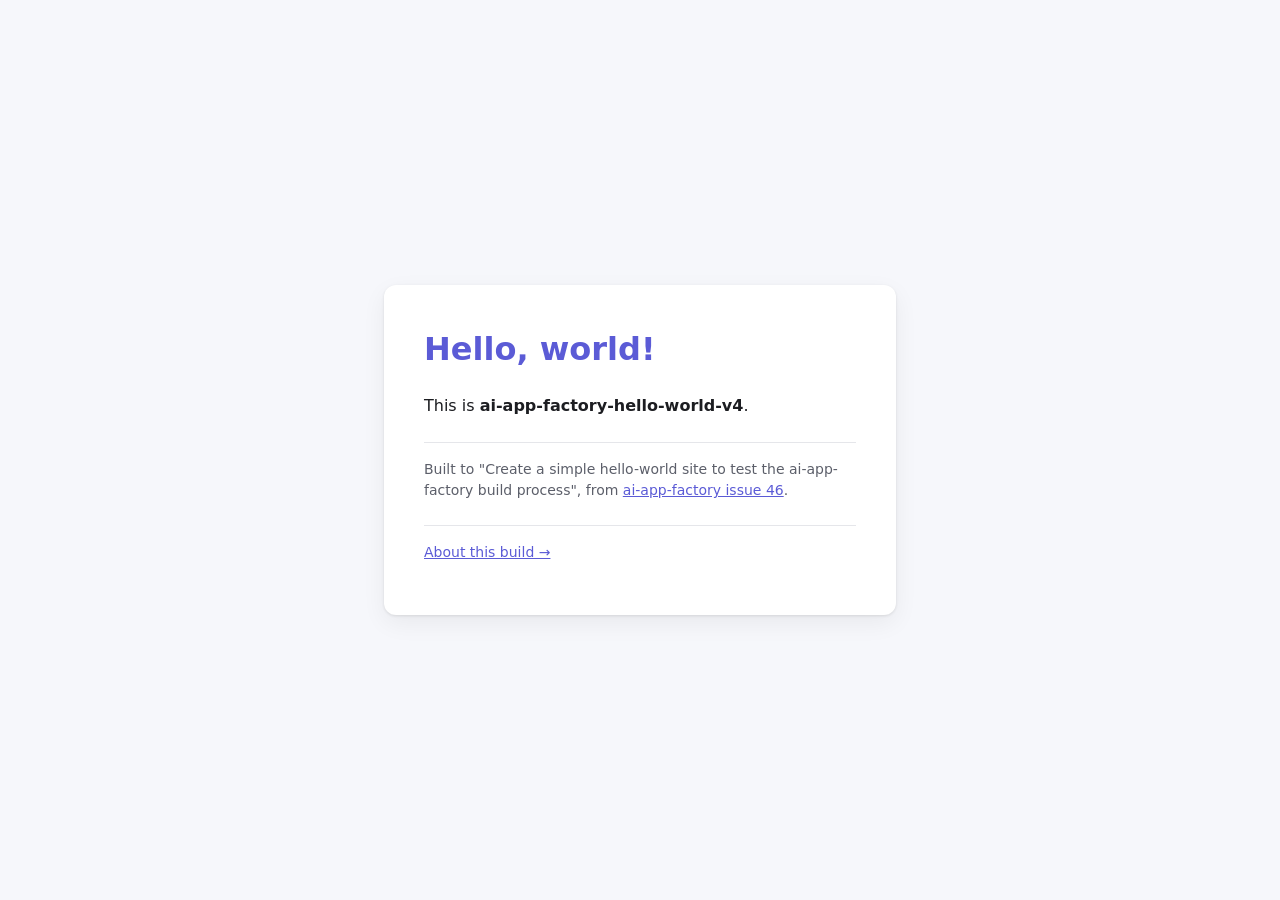
<file: index.html>
<!DOCTYPE html>
<html lang="en">
<head>
  <meta charset="utf-8">
  <meta name="viewport" content="width=device-width, initial-scale=1">
  <title>ai-app-factory-hello-world-v4</title>
  <link rel="stylesheet" href="style.css">
</head>
<body>
  <main>
    <h1>Hello, world!</h1>
    <p>This is <strong>ai-app-factory-hello-world-v4</strong>.</p>
    <p class="provenance">
      Built to "Create a simple hello-world site to test the ai-app-factory build process",
      from <a href="https://github.com/mmorrow24work/ai-app-factory/issues/46">ai-app-factory issue 46</a>.
    </p>
    <p class="nav-link"><a href="about.html">About this build &rarr;</a></p>
  </main>
</body>
</html>
</file>
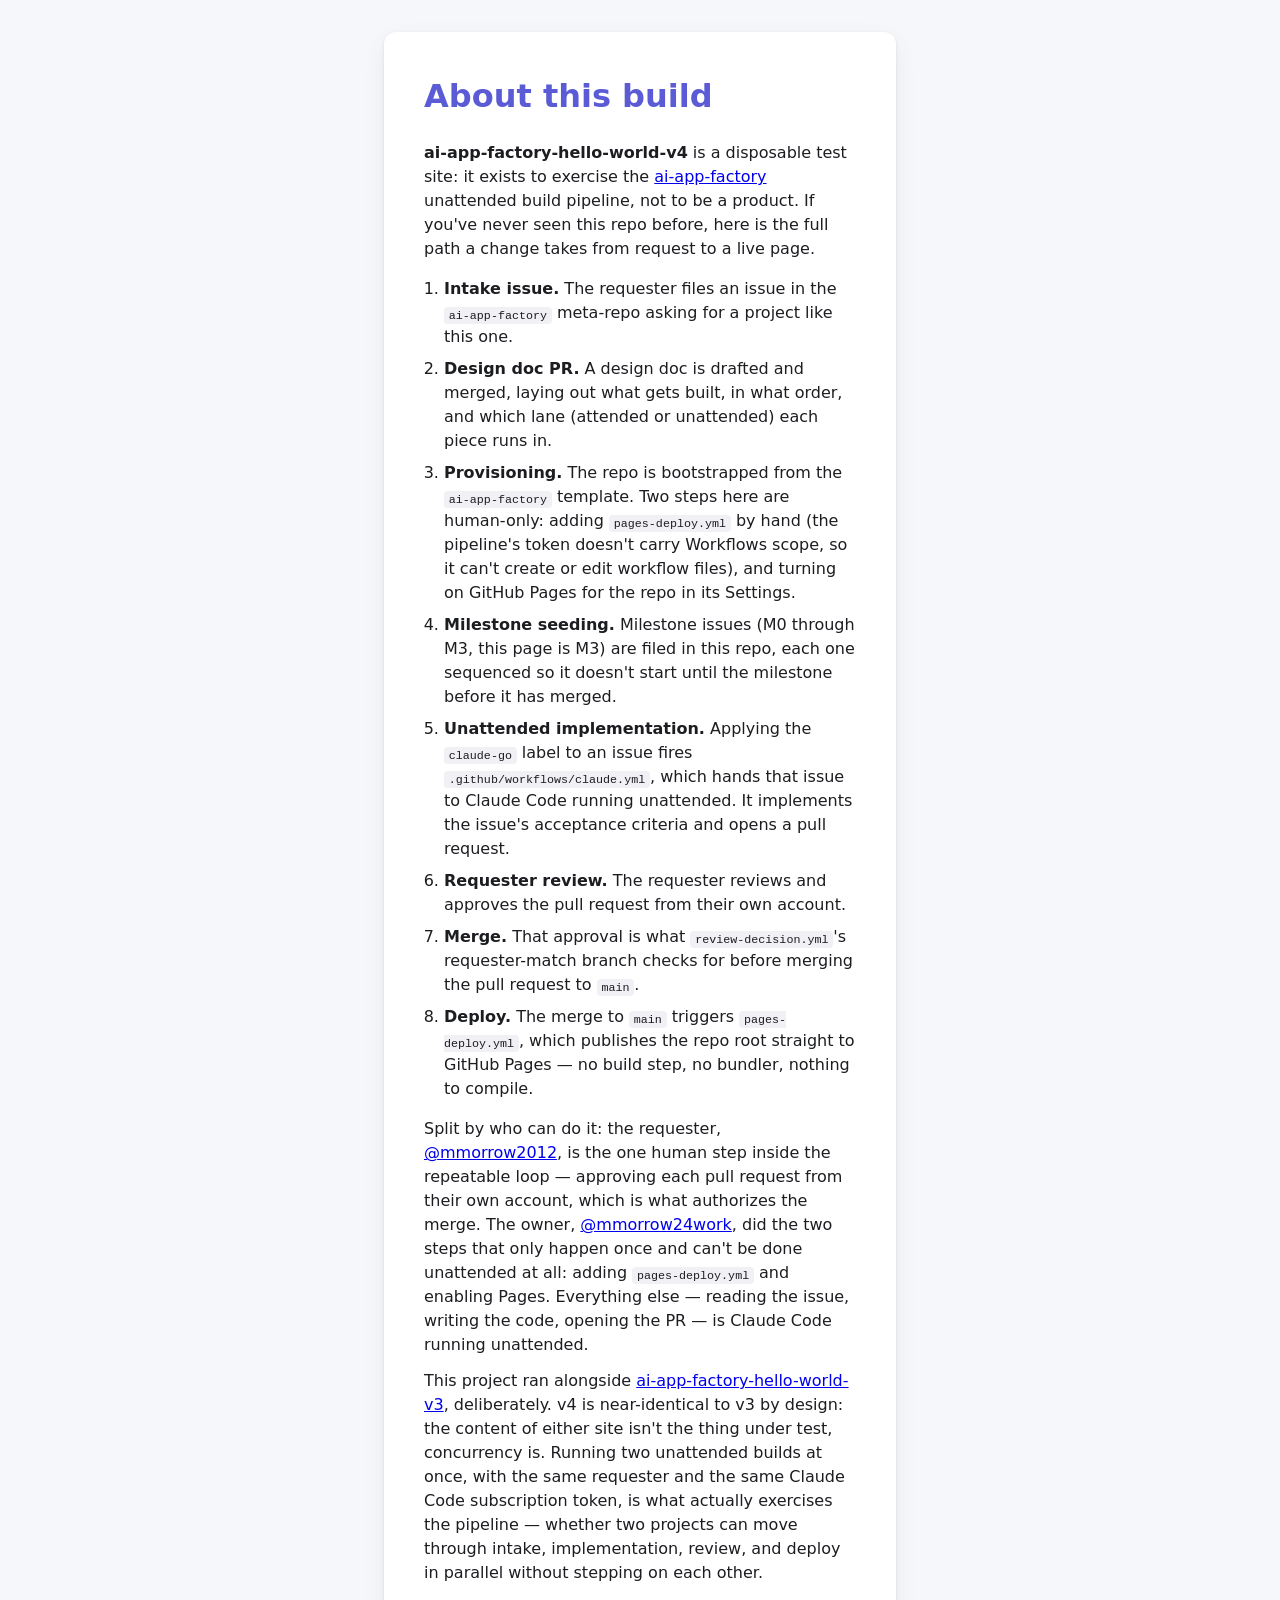
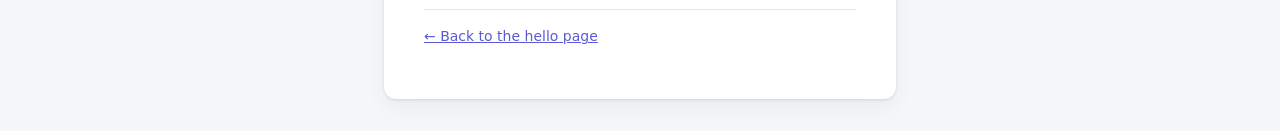
<file: about.html>
<!DOCTYPE html>
<html lang="en">
<head>
  <meta charset="utf-8">
  <meta name="viewport" content="width=device-width, initial-scale=1">
  <title>About — ai-app-factory-hello-world-v4</title>
  <link rel="stylesheet" href="style.css">
</head>
<body>
  <main>
    <h1>About this build</h1>
    <p>
      <strong>ai-app-factory-hello-world-v4</strong> is a disposable test site: it exists
      to exercise the <a href="https://github.com/mmorrow24work/ai-app-factory">ai-app-factory</a>
      unattended build pipeline, not to be a product. If you've never seen this repo before,
      here is the full path a change takes from request to a live page.
    </p>

    <ol class="pipeline">
      <li><strong>Intake issue.</strong> The requester files an issue in the
        <code>ai-app-factory</code> meta-repo asking for a project like this one.</li>
      <li><strong>Design doc PR.</strong> A design doc is drafted and merged, laying out
        what gets built, in what order, and which lane (attended or unattended) each
        piece runs in.</li>
      <li><strong>Provisioning.</strong> The repo is bootstrapped from the
        <code>ai-app-factory</code> template. Two steps here are human-only: adding
        <code>pages-deploy.yml</code> by hand (the pipeline's token doesn't carry
        Workflows scope, so it can't create or edit workflow files), and turning on
        GitHub Pages for the repo in its Settings.</li>
      <li><strong>Milestone seeding.</strong> Milestone issues (M0 through M3, this page
        is M3) are filed in this repo, each one sequenced so it doesn't start until the
        milestone before it has merged.</li>
      <li><strong>Unattended implementation.</strong> Applying the <code>claude-go</code>
        label to an issue fires <code>.github/workflows/claude.yml</code>, which hands
        that issue to Claude Code running unattended. It implements the issue's
        acceptance criteria and opens a pull request.</li>
      <li><strong>Requester review.</strong> The requester reviews and approves the pull
        request from their own account.</li>
      <li><strong>Merge.</strong> That approval is what <code>review-decision.yml</code>'s
        requester-match branch checks for before merging the pull request to
        <code>main</code>.</li>
      <li><strong>Deploy.</strong> The merge to <code>main</code> triggers
        <code>pages-deploy.yml</code>, which publishes the repo root straight to GitHub
        Pages &mdash; no build step, no bundler, nothing to compile.</li>
    </ol>

    <p>
      Split by who can do it: the requester, <a href="https://github.com/mmorrow2012">@mmorrow2012</a>,
      is the one human step inside the repeatable loop &mdash; approving each pull request
      from their own account, which is what authorizes the merge. The owner,
      <a href="https://github.com/mmorrow24work">@mmorrow24work</a>, did the two steps
      that only happen once and can't be done unattended at all: adding
      <code>pages-deploy.yml</code> and enabling Pages. Everything else &mdash; reading the
      issue, writing the code, opening the PR &mdash; is Claude Code running unattended.
    </p>

    <p>
      This project ran alongside <a href="https://github.com/mmorrow24work/ai-app-factory-hello-world-v3">ai-app-factory-hello-world-v3</a>,
      deliberately. v4 is near-identical to v3 by design: the content of either site isn't
      the thing under test, concurrency is. Running two unattended builds at once, with the
      same requester and the same Claude Code subscription token, is what actually exercises
      the pipeline &mdash; whether two projects can move through intake, implementation,
      review, and deploy in parallel without stepping on each other.
    </p>

    <p class="nav-link"><a href="index.html">&larr; Back to the hello page</a></p>
  </main>
</body>
</html>
</file>
<file: style.css>
:root {
  color-scheme: light dark;
  --bg: #f6f7fb;
  --fg: #1c1d21;
  --accent: #5b5bd6;
  --muted: #5c5f6a;
}

* {
  box-sizing: border-box;
}

body {
  margin: 0;
  min-height: 100vh;
  display: flex;
  align-items: center;
  justify-content: center;
  background: var(--bg);
  color: var(--fg);
  font-family: system-ui, -apple-system, "Segoe UI", Roboto, sans-serif;
  line-height: 1.5;
  padding: 2rem;
}

main {
  max-width: 32rem;
  padding: 2.5rem;
  border-radius: 0.75rem;
  background: #fff;
  box-shadow: 0 1px 3px rgba(0, 0, 0, 0.1), 0 8px 24px rgba(0, 0, 0, 0.06);
}

h1 {
  margin-top: 0;
  color: var(--accent);
}

p {
  margin: 0.75rem 0;
}

.provenance {
  margin-top: 1.5rem;
  padding-top: 1rem;
  border-top: 1px solid #e5e6ea;
  font-size: 0.875rem;
  color: var(--muted);
}

.provenance a,
.nav-link a,
.pipeline a {
  color: var(--accent);
}

.pipeline {
  padding-left: 1.25rem;
}

.pipeline li {
  margin: 0.5rem 0;
}

code {
  background: #f0f0f5;
  border-radius: 0.25rem;
  padding: 0.1rem 0.3rem;
  font-size: 0.9em;
}

.nav-link {
  margin-top: 1.5rem;
  padding-top: 1rem;
  border-top: 1px solid #e5e6ea;
  font-size: 0.875rem;
}
</file>
